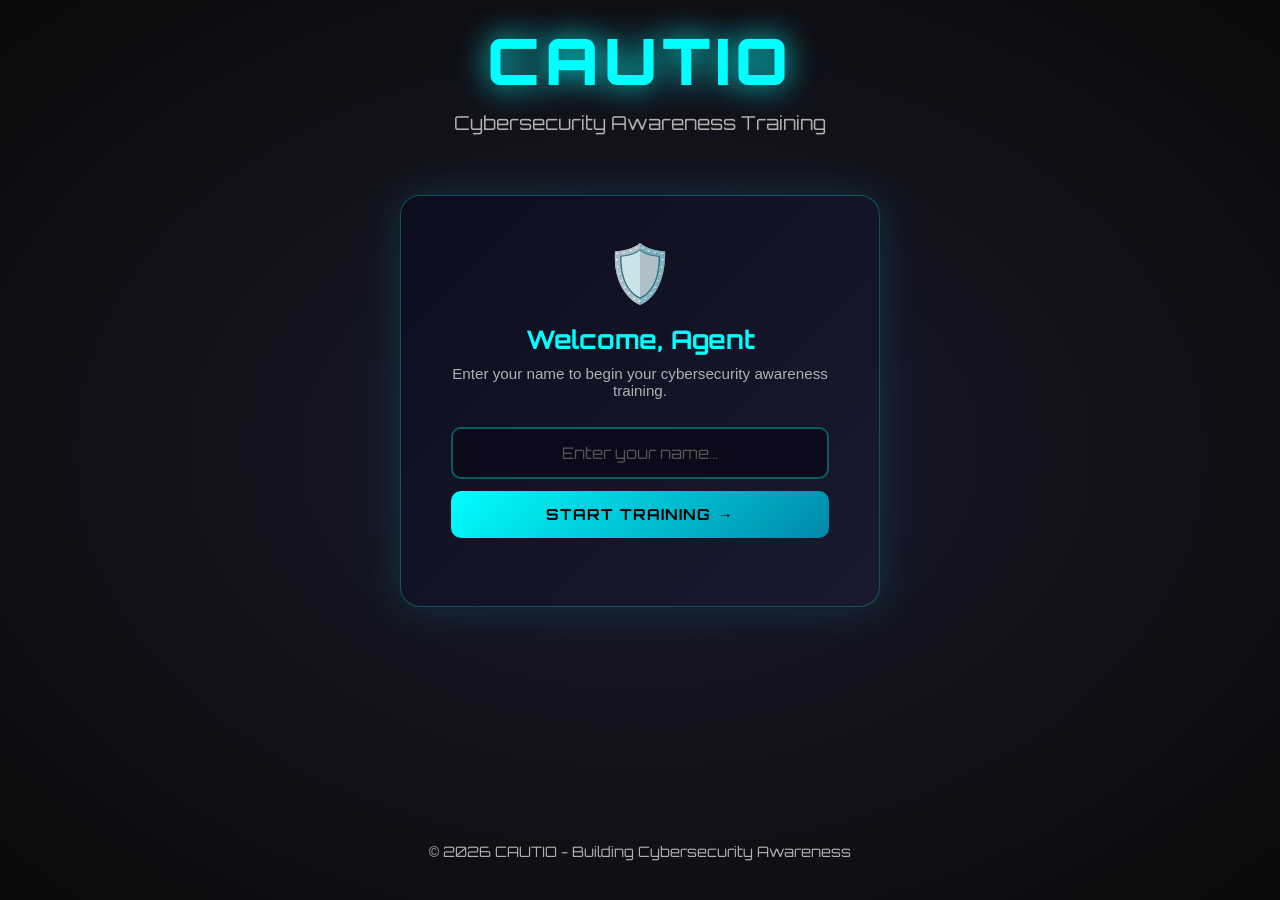
<file: index.html>
<!DOCTYPE html>
<html lang="en">
<head>
    <meta charset="UTF-8">
    <meta name="viewport" content="width=device-width, initial-scale=1.0">
    <title>CAUTIO - Cybersecurity Awareness</title>
    <link rel="stylesheet" href="style.css">
    <link href="https://fonts.googleapis.com/css2?family=Orbitron:wght@400;700;900&display=swap" rel="stylesheet">
    <style>
        .difficulty-overlay {
            position: fixed; inset: 0;
            background: rgba(0,0,0,0.88);
            display: none;
            align-items: center;
            justify-content: center;
            z-index: 1000;
            backdrop-filter: blur(4px);
        }
        .difficulty-overlay.visible { display: flex; }
        .difficulty-card {
            background: linear-gradient(135deg, #0d0d1f, #1a1a2e);
            border: 2px solid #00ffff66;
            border-radius: 20px;
            padding: 40px 50px;
            text-align: center;
            max-width: 520px;
            width: 90%;
            box-shadow: 0 0 60px #00ffff22, 0 0 120px #8a2be211;
            animation: diffIn 0.32s ease;
        }
        @keyframes diffIn {
            from { transform: scale(0.85); opacity: 0; }
            to   { transform: scale(1);    opacity: 1; }
        }
        .difficulty-card h2 {
            font-size: 1.6rem; color: #00ffff; margin-bottom: 8px;
            text-shadow: 0 0 16px #00ffff88;
        }
        .difficulty-card > p {
            color: #888; font-family: sans-serif; font-size: 0.9rem;
            margin-bottom: 28px;
        }
        .diff-options {
            display: flex; gap: 16px; justify-content: center; flex-wrap: wrap;
        }
        .diff-btn {
            flex: 1; min-width: 120px;
            border: 2px solid transparent;
            border-radius: 14px;
            padding: 20px 14px;
            cursor: pointer;
            font-family: 'Orbitron', sans-serif;
            font-weight: 700;
            font-size: 1rem;
            letter-spacing: 1px;
            transition: transform 0.15s, box-shadow 0.15s;
            background: none;
        }
        .diff-easy  { background: linear-gradient(135deg,#003322,#004433); border-color:#00ff41; color:#00ff41; }
        .diff-easy:hover  { transform: translateY(-4px); box-shadow: 0 0 28px #00ff4166; }
        .diff-medium{ background: linear-gradient(135deg,#332200,#443300); border-color:#ffaa00; color:#ffaa00; }
        .diff-medium:hover{ transform: translateY(-4px); box-shadow: 0 0 28px #ffaa0066; }
        .diff-hard  { background: linear-gradient(135deg,#330010,#440020); border-color:#ff2244; color:#ff2244; }
        .diff-hard:hover  { transform: translateY(-4px); box-shadow: 0 0 28px #ff224466; }
        .diff-btn .diff-label { display: block; font-size: 1.1rem; margin-bottom: 6px; }
        .diff-btn .diff-speed { display: block; font-size: 0.78rem; opacity: 0.8; font-weight: 400; letter-spacing: 0; }
        .diff-cancel {
            margin-top: 20px;
            background: transparent; border: 1px solid #ffffff22;
            border-radius: 8px; color: #666; cursor: pointer;
            font-family: 'Orbitron', sans-serif; font-size: 0.8rem;
            padding: 10px 24px;
            transition: border-color 0.15s, color 0.15s;
        }
        .diff-cancel:hover { border-color: #ffffff55; color: #aaa; }
    </style>
</head>
<body class="main-menu">
    <div class="stars"></div>
    <div class="container">
        <header class="header">
            <h1 class="logo">CAUTIO</h1>
            <div class="logo-subtitle">Cybersecurity Awareness Training</div>
        </header>

        <main class="main-content">
            <section class="name-entry" id="nameEntry">
                <div class="name-card">
                    <div class="name-icon">🛡️</div>
                    <h2>Welcome, Agent</h2>
                    <p>Enter your name to begin your cybersecurity awareness training.</p>
                    <div class="name-input-group">
                        <input type="text" id="playerNameInput" class="name-input"
                               placeholder="Enter your name..." maxlength="24" autocomplete="off" />
                        <button class="name-submit-btn" onclick="submitName()">START TRAINING →</button>
                    </div>
                    <div class="name-error" id="nameError"></div>
                </div>
            </section>

            <section class="intro" id="introSection" style="display:none;">
                <h2>Ready, <span id="welcomeName" class="highlight-name"></span>!</h2>
                <p>Choose a training mode. Complete both for a full cyber awareness report.</p>
            </section>

            <section class="game-modes" id="gameModesSection" style="display:none;">
                <div class="mode-card runner-card">
                    <div class="mode-icon">🏃‍♂️</div>
                    <h3>Runner Mode</h3>
                    <p>Race through a cyber-threat highway. Dodge obstacles, stop at signals, and answer security questions to score points!</p>
                    <button class="mode-btn runner-btn" onclick="startRunnerMode()">
                        <span>Play Runner Mode</span>
                    </button>
                </div>

                <div class="mode-card quiz-card">
                    <div class="mode-icon">🧠</div>
                    <h3>Quiz Mode</h3>
                    <p>15-second timed questions. Challenge yourself on modern threats, best practices, and security protocols.</p>
                    <button class="mode-btn quiz-btn" onclick="startQuizMode()">
                        <span>Take Quiz Test</span>
                    </button>
                </div>
            </section>

            <section class="stats" id="statsSection" style="display:none;">
                <div class="stat-item">
                    <div class="stat-value" id="best-runner-score">0</div>
                    <div class="stat-label">Best Runner Score</div>
                </div>
                <div class="stat-item">
                    <div class="stat-value" id="best-quiz-score">0%</div>
                    <div class="stat-label">Best Quiz Score</div>
                </div>
                <div class="stat-item">
                    <div class="stat-value" id="total-distance">0km</div>
                    <div class="stat-label">Total Distance</div>
                </div>
            </section>
        </main>

        <footer class="footer">
            <p>&copy; 2026 CAUTIO - Building Cybersecurity Awareness</p>
        </footer>
    </div>

    <!-- Difficulty selection modal -->
    <div class="difficulty-overlay" id="difficultyOverlay">
        <div class="difficulty-card">
            <h2>🏁 Select Difficulty</h2>
            <p>Choose how fast the highway moves. Try a harder level once you master the basics!</p>
            <div class="diff-options">
                <button class="diff-btn diff-easy" onclick="pickDifficulty('Easy')">
                    <span class="diff-label">EASY</span>
                    <span class="diff-speed">72 km/h</span>
                </button>
                <button class="diff-btn diff-medium" onclick="pickDifficulty('Medium')">
                    <span class="diff-label">MEDIUM</span>
                    <span class="diff-speed">240 km/h</span>
                </button>
                <button class="diff-btn diff-hard" onclick="pickDifficulty('Hard')">
                    <span class="diff-label">HARD</span>
                    <span class="diff-speed">320 km/h</span>
                </button>
            </div>
            <button class="diff-cancel" onclick="closeDifficultyModal()">Cancel</button>
        </div>
    </div>

    <script>
        function submitName() {
            const input = document.getElementById('playerNameInput');
            const name = input.value.trim();
            if (!name) {
                document.getElementById('nameError').textContent = 'Please enter your name to continue.';
                input.focus();
                return;
            }
            document.getElementById('nameError').textContent = '';
            localStorage.setItem('cautio-username', name);
            localStorage.removeItem('cautio-runner-result');
            localStorage.removeItem('cautio-quiz-result');

            document.getElementById('nameEntry').style.display = 'none';
            document.getElementById('introSection').style.display = 'block';
            document.getElementById('gameModesSection').style.display = 'flex';
            document.getElementById('statsSection').style.display = 'flex';
            document.getElementById('welcomeName').textContent = name;
            loadStats();
        }

        function loadStats() {
            const bestRunnerScore = localStorage.getItem('cautio-best-runner') || '0';
            const bestQuizScore   = localStorage.getItem('cautio-best-quiz-score') || '0';
            const totalDistance   = localStorage.getItem('cautio-total-distance') || '0';
            document.getElementById('best-runner-score').textContent = bestRunnerScore;
            document.getElementById('best-quiz-score').textContent   = bestQuizScore + '%';
            document.getElementById('total-distance').textContent    = totalDistance + 'km';
        }

        function startRunnerMode() {
            document.getElementById('difficultyOverlay').classList.add('visible');
        }

        function closeDifficultyModal() {
            document.getElementById('difficultyOverlay').classList.remove('visible');
        }

        function pickDifficulty(level) {
            localStorage.setItem('cautio-difficulty', level);
            window.location.href = 'runner.html';
        }

        function startQuizMode() {
            window.location.href = 'quiz.html';
        }

        function createStars() {
            const sc = document.querySelector('.stars');
            for (let i = 0; i < 100; i++) {
                const s = document.createElement('div');
                s.className = 'star';
                s.style.left = Math.random() * 100 + '%';
                s.style.top  = Math.random() * 100 + '%';
                s.style.animationDelay    = Math.random() * 3 + 's';
                s.style.animationDuration = (Math.random() * 3 + 2) + 's';
                sc.appendChild(s);
            }
        }

        document.addEventListener('DOMContentLoaded', () => {
            createStars();
            const saved = localStorage.getItem('cautio-username');
            if (saved) {
                document.getElementById('playerNameInput').value = saved;
            }
            document.getElementById('playerNameInput').addEventListener('keydown', e => {
                if (e.key === 'Enter') submitName();
            });
            document.getElementById('difficultyOverlay').addEventListener('click', e => {
                if (e.target === document.getElementById('difficultyOverlay')) closeDifficultyModal();
            });
        });
    </script>
</body>
</html>
</file>
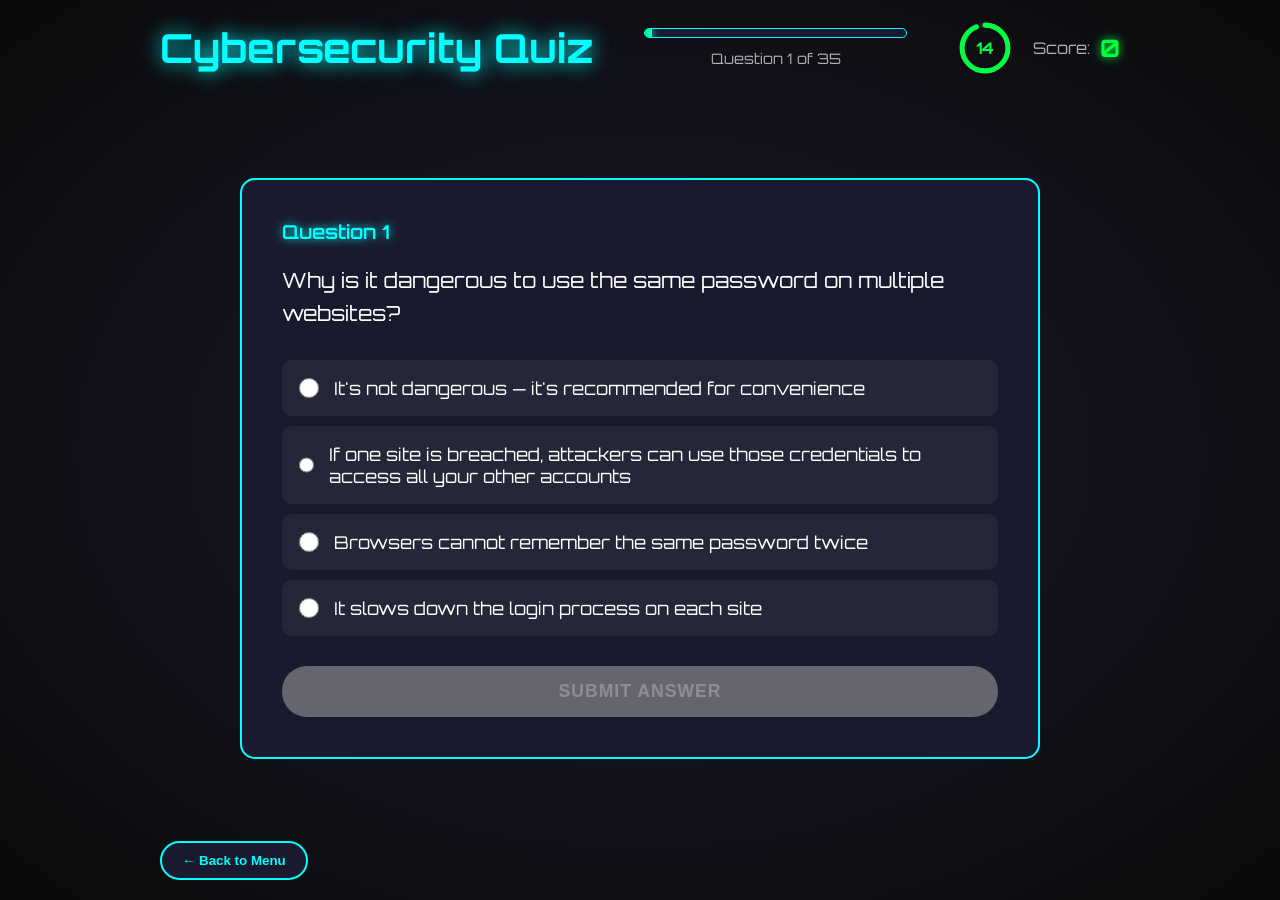
<file: quiz.html>
<!DOCTYPE html>
<html lang="en">
<head>
    <meta charset="UTF-8">
    <meta name="viewport" content="width=device-width, initial-scale=1.0">
    <title>CAUTIO - Quiz Mode</title>
    <link rel="stylesheet" href="style.css">
    <link href="https://fonts.googleapis.com/css2?family=Orbitron:wght@400;700;900&display=swap" rel="stylesheet">
</head>
<body class="quiz-game">
    <div class="quiz-container">
        <header class="quiz-header">
            <h1>Cybersecurity Quiz</h1>
            <div class="quiz-progress">
                <div class="progress-bar">
                    <div class="progress-fill" id="progressFill"></div>
                </div>
                <span class="progress-text" id="progressText">Question 1 of 15</span>
            </div>
            <div class="quiz-timer-wrap">
                <div class="quiz-timer" id="quizTimer">
                    <svg class="timer-ring" viewBox="0 0 44 44">
                        <circle class="timer-ring-bg" cx="22" cy="22" r="18"/>
                        <circle class="timer-ring-fill" id="timerRingFill" cx="22" cy="22" r="18"
                                stroke-dasharray="113" stroke-dashoffset="0"/>
                    </svg>
                    <span class="timer-count" id="timerCount">15</span>
                </div>
            </div>
            <div class="quiz-score">
                <span class="score-label">Score:</span>
                <span class="score-value" id="quizScore">0</span>
            </div>
        </header>

        <main class="quiz-main">
            <div class="question-container" id="questionContainer">
                <div class="question-number" id="questionNumber">Question 1</div>
                <div class="question-text" id="questionText"></div>
                <div class="options-container" id="optionsContainer">
                    <!-- Options will be inserted dynamically -->
                </div>
                <button class="submit-btn" id="submitBtn" onclick="submitAnswer()" disabled>Submit Answer</button>
            </div>

            <div class="feedback-container" id="feedbackContainer" style="display: none;">
                <div class="feedback-result" id="feedbackResult"></div>
                <div class="feedback-explanation" id="feedbackExplanation"></div>
                <div class="feedback-buttons">
                    <button class="next-btn" id="nextBtn" onclick="nextQuestion()">Next Question</button>
                </div>
            </div>

            <div class="quiz-complete" id="quizComplete" style="display: none;">
                <div class="completion-card">
                    <h2>Quiz Complete!</h2>
                    <div class="final-results">
                        <div class="result-circle">
                            <div class="percentage" id="finalPercentage">0%</div>
                            <div class="result-label">Score</div>
                        </div>
                        <div class="result-details">
                            <div class="result-item">
                                <span class="result-value" id="correctCount">0</span>
                                <span class="result-label">Correct</span>
                            </div>
                            <div class="result-item">
                                <span class="result-value" id="incorrectCount">0</span>
                                <span class="result-label">Incorrect</span>
                            </div>
                            <div class="result-item">
                                <span class="result-value" id="totalQuestions">15</span>
                                <span class="result-label">Total</span>
                            </div>
                        </div>
                    </div>
                    <div class="performance-message" id="performanceMessage"></div>
                    <div class="completion-buttons">
                        <button class="retake-btn" onclick="restartQuiz()">Retake Quiz</button>
                        <button class="menu-btn results-nav-btn" onclick="goToResults()">See Full Report</button>
                        <button class="menu-btn" onclick="goToMenu()">Main Menu</button>
                    </div>
                </div>
            </div>
        </main>

        <div class="quiz-navigation">
            <button class="nav-btn back-btn" onclick="goToMenu()">← Back to Menu</button>
        </div>
    </div>

    <script src="data/questions.js"></script>
    <script src="quiz.js"></script>
</body>
</html>
</file>
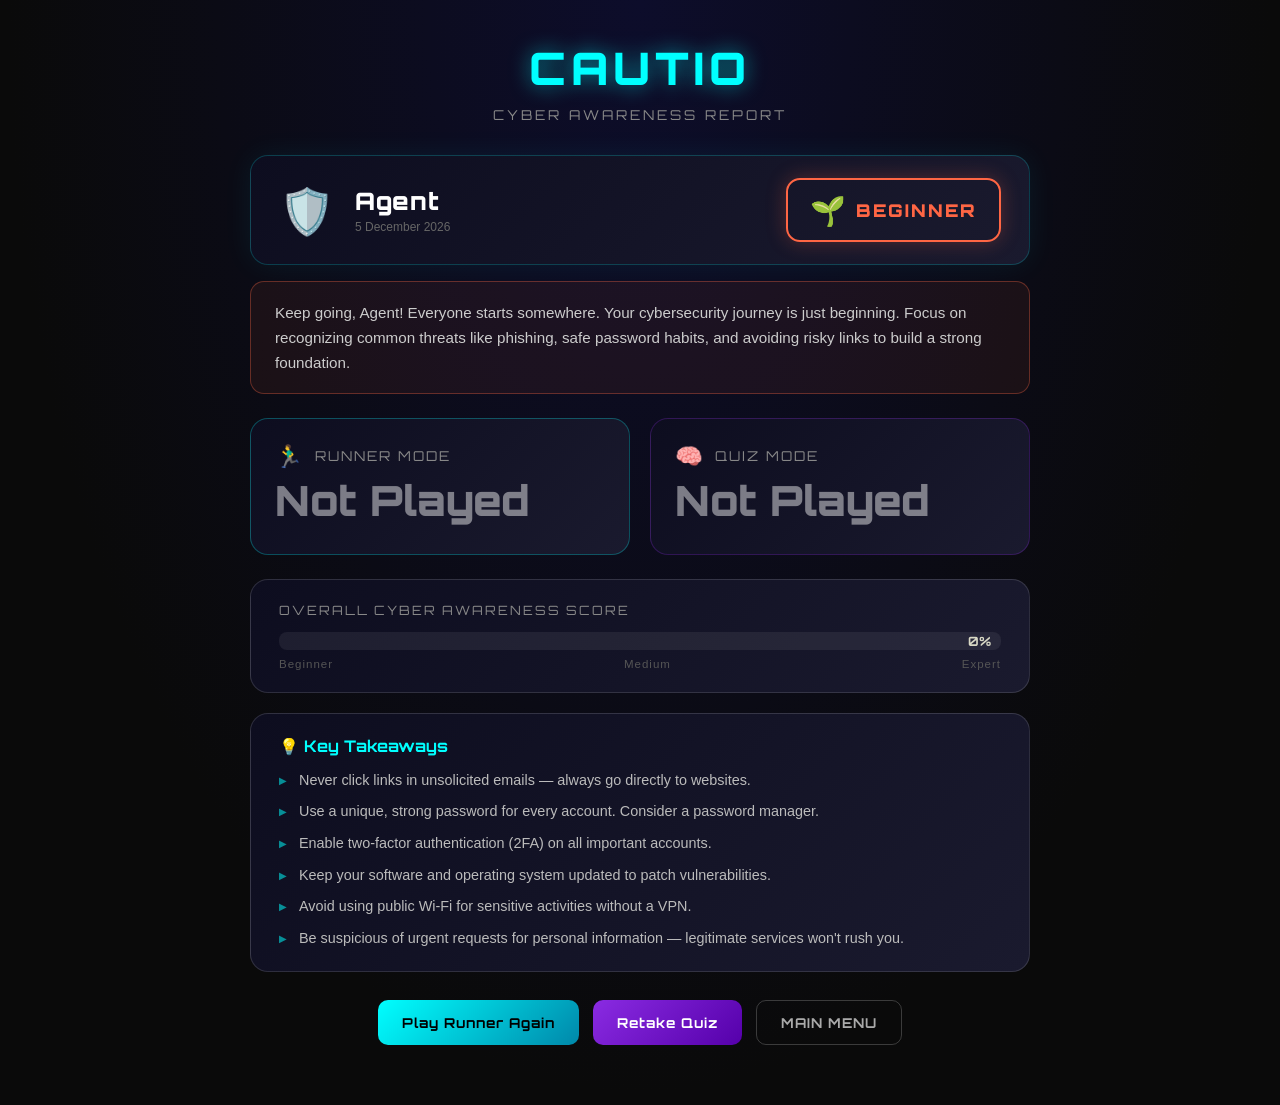
<file: results.html>
<!DOCTYPE html>
<html lang="en">
<head>
    <meta charset="UTF-8">
    <meta name="viewport" content="width=device-width, initial-scale=1.0">
    <title>CAUTIO - Your Cyber Awareness Report</title>
    <link rel="stylesheet" href="style.css">
    <link href="https://fonts.googleapis.com/css2?family=Orbitron:wght@400;700;900&display=swap" rel="stylesheet">
</head>
<body class="results-page">
    <div class="stars"></div>
    <div class="results-container">

        <header class="results-header">
            <h1 class="logo">CAUTIO</h1>
            <p class="results-subtitle">Cyber Awareness Report</p>
        </header>

        <!-- Agent card -->
        <div class="agent-card">
            <div class="agent-avatar" id="agentAvatar">🛡️</div>
            <div class="agent-info">
                <div class="agent-name" id="agentName">Agent</div>
                <div class="agent-date" id="agentDate"></div>
            </div>
            <div class="level-badge" id="levelBadge">
                <div class="level-icon" id="levelIcon">⭐</div>
                <div class="level-text" id="levelText">CALCULATING...</div>
            </div>
        </div>

        <!-- Level description -->
        <div class="level-description-card" id="levelDescCard">
            <p id="levelDesc"></p>
        </div>

        <!-- Scores grid -->
        <div class="scores-grid">
            <div class="score-card runner-score-card" id="runnerCard">
                <div class="score-card-header">
                    <span class="score-card-icon">🏃‍♂️</span>
                    <span class="score-card-title">Runner Mode</span>
                </div>
                <div class="score-card-body" id="runnerBody">
                    <div class="big-score" id="runnerScore">—</div>
                    <div class="score-details" id="runnerDetails"></div>
                </div>
                <div class="score-card-footer" id="runnerFooter"></div>
            </div>

            <div class="score-card quiz-score-card" id="quizCard">
                <div class="score-card-header">
                    <span class="score-card-icon">🧠</span>
                    <span class="score-card-title">Quiz Mode</span>
                </div>
                <div class="score-card-body" id="quizBody">
                    <div class="big-score" id="quizScore">—</div>
                    <div class="score-details" id="quizDetails"></div>
                </div>
                <div class="score-card-footer" id="quizFooter"></div>
            </div>
        </div>

        <!-- Combined score bar -->
        <div class="combined-bar-card" id="combinedBarCard">
            <div class="combined-bar-label">Overall Cyber Awareness Score</div>
            <div class="combined-bar-track">
                <div class="combined-bar-fill" id="combinedBarFill"></div>
                <div class="combined-bar-pct" id="combinedBarPct">0%</div>
            </div>
            <div class="combined-bar-zones">
                <span>Beginner</span><span>Medium</span><span>Expert</span>
            </div>
        </div>

        <!-- Tips -->
        <div class="tips-card" id="tipsCard">
            <h3>💡 Key Takeaways</h3>
            <ul class="tips-list" id="tipsList"></ul>
        </div>

        <!-- Actions -->
        <div class="results-actions">
            <button class="action-btn runner-btn" onclick="window.location.href='runner.html'">Play Runner Again</button>
            <button class="action-btn quiz-btn"   onclick="window.location.href='quiz.html'">Retake Quiz</button>
            <button class="action-btn menu-btn"   onclick="window.location.href='index.html'">Main Menu</button>
        </div>

    </div>

    <script>
    const username     = localStorage.getItem('cautio-username') || 'Agent';
    const runnerResult = JSON.parse(localStorage.getItem('cautio-runner-result') || 'null');
    const quizResult   = JSON.parse(localStorage.getItem('cautio-quiz-result')   || 'null');

    function calcLevel(combinedPct) {
        if (combinedPct >= 70) return {
            label: 'EXPERT', icon: '🏆', color: '#00ff41', shadow: '#00ff41',
            desc: `Excellent work, ${username}! You demonstrate strong cybersecurity awareness. You can identify threats, apply best practices, and make smart security decisions. Keep sharpening your skills — the cyber world keeps evolving.`
        };
        if (combinedPct >= 40) return {
            label: 'MEDIUM', icon: '⭐', color: '#ffaa00', shadow: '#ffaa00',
            desc: `Good effort, ${username}! You have a solid foundation in cybersecurity but there are areas to strengthen. Review phishing detection, password management, and safe browsing to level up your defenses.`
        };
        return {
            label: 'BEGINNER', icon: '🌱', color: '#ff6644', shadow: '#ff6644',
            desc: `Keep going, ${username}! Everyone starts somewhere. Your cybersecurity journey is just beginning. Focus on recognizing common threats like phishing, safe password habits, and avoiding risky links to build a strong foundation.`
        };
    }

    const ALL_TIPS = [
        'Never click links in unsolicited emails — always go directly to websites.',
        'Use a unique, strong password for every account. Consider a password manager.',
        'Enable two-factor authentication (2FA) on all important accounts.',
        'Keep your software and operating system updated to patch vulnerabilities.',
        'Avoid using public Wi-Fi for sensitive activities without a VPN.',
        'Be suspicious of urgent requests for personal information — legitimate services won\'t rush you.',
        'Always verify the sender\'s email address before trusting any message.',
        'Back up your data regularly to protect against ransomware attacks.',
        'Lock your devices when leaving them unattended, even briefly.',
        'Think before you share — oversharing personal info online can enable social engineering.'
    ];

    function pickTips(pct) {
        if (pct >= 70) return ALL_TIPS.slice(0, 3);
        if (pct >= 40) return ALL_TIPS.slice(2, 6);
        return ALL_TIPS.slice(0, 6);
    }

    function getCombinedPct() {
        const pcts = [];
        if (runnerResult && runnerResult.total > 0)
            pcts.push((runnerResult.correct / runnerResult.total) * 100);
        if (quizResult)
            pcts.push(quizResult.percentage);
        if (!pcts.length) return 0;
        return Math.round(pcts.reduce((a, b) => a + b, 0) / pcts.length);
    }

    function render() {
        const combinedPct = getCombinedPct();
        const level       = calcLevel(combinedPct);

        document.getElementById('agentName').textContent = username;
        document.getElementById('agentDate').textContent = new Date().toLocaleDateString('en-GB', {day:'numeric',month:'long',year:'numeric'});

        const badge = document.getElementById('levelBadge');
        badge.style.borderColor = level.color;
        badge.style.boxShadow   = `0 0 20px ${level.shadow}44`;
        document.getElementById('levelText').textContent  = level.label;
        document.getElementById('levelText').style.color  = level.color;
        document.getElementById('levelIcon').textContent  = level.icon;

        document.getElementById('levelDesc').textContent         = level.desc;
        document.getElementById('levelDescCard').style.borderColor = level.color + '55';
        document.getElementById('levelDescCard').style.background  = level.color + '11';

        if (runnerResult) {
            document.getElementById('runnerScore').textContent   = runnerResult.score.toLocaleString();
            document.getElementById('runnerDetails').innerHTML   =
                `<span>Distance: <b>${runnerResult.distance}km</b></span>` +
                `<span>Questions: <b>${runnerResult.correct}/${runnerResult.total}</b> correct</span>`;
            const rPct = runnerResult.total > 0 ? Math.round(runnerResult.correct/runnerResult.total*100) : 0;
            document.getElementById('runnerFooter').textContent  = `Answer accuracy: ${rPct}%`;
        } else {
            document.getElementById('runnerScore').textContent  = 'Not Played';
            document.getElementById('runnerBody').style.opacity = '0.45';
        }

        if (quizResult) {
            document.getElementById('quizScore').textContent    = quizResult.percentage + '%';
            document.getElementById('quizDetails').innerHTML    =
                `<span>Points: <b>${quizResult.score}</b></span>` +
                `<span>Correct: <b>${quizResult.correct}/${quizResult.total}</b></span>`;
            document.getElementById('quizFooter').textContent   =
                quizResult.percentage >= 70 ? '🏅 Well done!' : quizResult.percentage >= 40 ? '👍 Good effort' : '📚 Keep studying';
        } else {
            document.getElementById('quizScore').textContent   = 'Not Played';
            document.getElementById('quizBody').style.opacity  = '0.45';
        }

        const barFill = document.getElementById('combinedBarFill');
        barFill.style.background = level.color;
        barFill.style.boxShadow  = `0 0 10px ${level.shadow}`;
        document.getElementById('combinedBarPct').textContent = combinedPct + '%';
        setTimeout(() => { barFill.style.width = combinedPct + '%'; }, 200);

        document.getElementById('tipsList').innerHTML =
            pickTips(combinedPct).map(t => `<li>${t}</li>`).join('');
    }

    function createStars() {
        const sc = document.querySelector('.stars');
        if (!sc) return;
        for (let i = 0; i < 80; i++) {
            const s = document.createElement('div');
            s.className = 'star';
            s.style.left              = Math.random() * 100 + '%';
            s.style.top               = Math.random() * 100 + '%';
            s.style.animationDelay    = Math.random() * 3 + 's';
            s.style.animationDuration = (Math.random() * 3 + 2) + 's';
            sc.appendChild(s);
        }
    }

    document.addEventListener('DOMContentLoaded', () => {
        createStars();
        render();
    });
    </script>
</body>
</html>
</file>
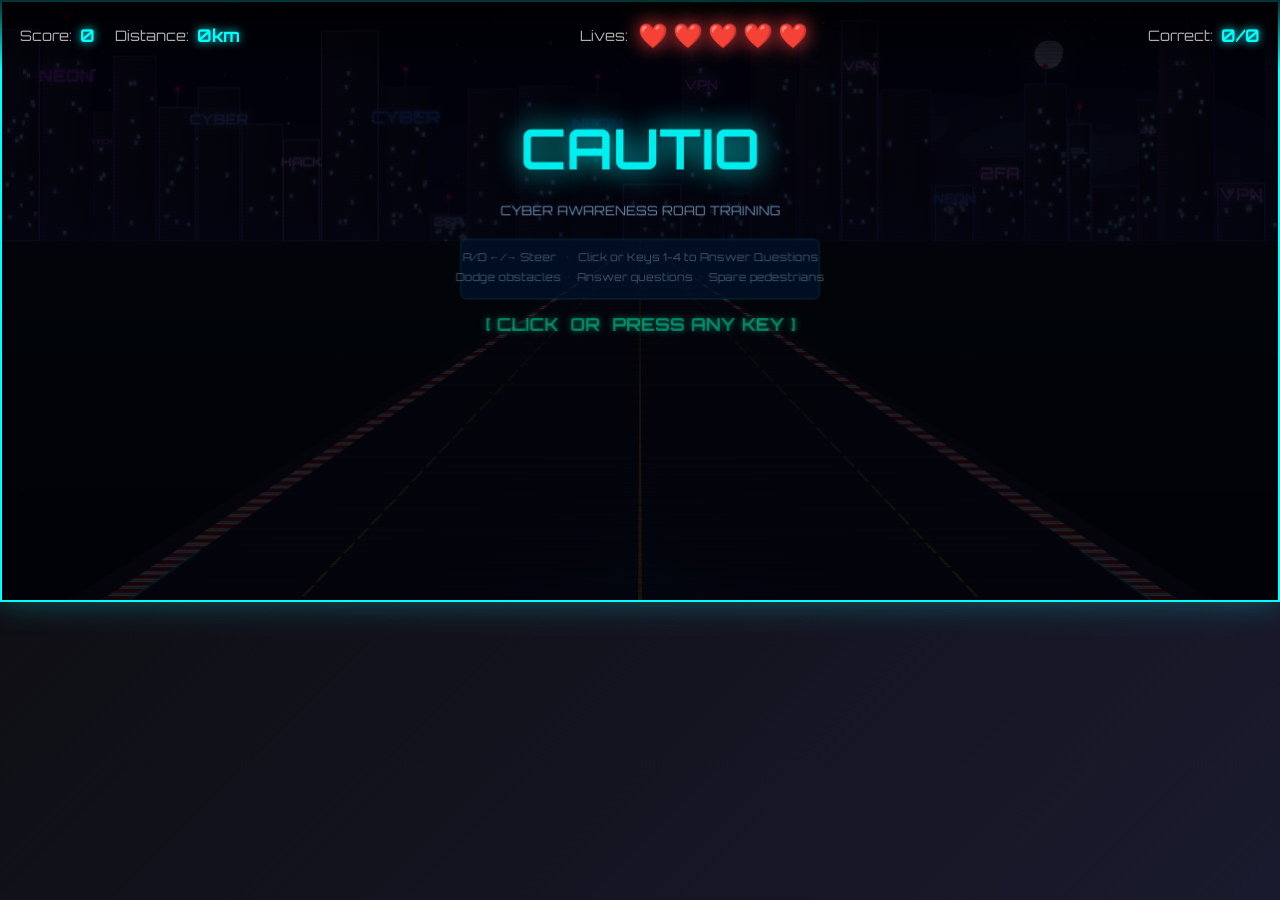
<file: runner.html>
<!DOCTYPE html>
<html lang="en">
<head>
    <meta charset="UTF-8">
    <meta name="viewport" content="width=device-width, initial-scale=1.0">
    <title>CAUTIO - Runner Mode</title>
    <link rel="stylesheet" href="style.css">
    <link href="https://fonts.googleapis.com/css2?family=Orbitron:wght@400;700;900&display=swap" rel="stylesheet">
</head>
<body class="runner-game">
    <div class="game-container">
        <div class="hud">
            <div class="hud-left">
                <div class="hud-item">
                    <span class="hud-label">Score:</span>
                    <span class="hud-value" id="score">0</span>
                </div>
                <div class="hud-item">
                    <span class="hud-label">Distance:</span>
                    <span class="hud-value" id="distance">0km</span>
                </div>
            </div>
            <div class="hud-center">
                <div class="lives-container">
                    <span class="hud-label">Lives:</span>
                    <div class="hearts" id="hearts">
                        <span class="heart">❤️</span>
                        <span class="heart">❤️</span>
                        <span class="heart">❤️</span>
                        <span class="heart">❤️</span>
                        <span class="heart">❤️</span>
                    </div>
                </div>
            </div>
            <div class="hud-right">
                <div class="hud-item">
                    <span class="hud-label">Correct:</span>
                    <span class="hud-value" id="size">0/0</span>
                </div>
            </div>
        </div>

        <canvas id="gameCanvas" width="1200" height="600"></canvas>

        <div class="controls-hint" id="controlsHint" style="display:none;"></div>

        <div class="game-over" id="gameOver" style="display: none;">
            <div class="game-over-card">
                <h2>Game Over!</h2>
                <div class="final-stats">
                    <div class="stat">
                        <span class="stat-label">Final Score:</span>
                        <span class="stat-value" id="finalScore">0</span>
                    </div>
                    <div class="stat">
                        <span class="stat-label">Distance Traveled:</span>
                        <span class="stat-value" id="finalDistance">0km</span>
                    </div>
                    <div class="stat">
                        <span class="stat-label">Questions Correct:</span>
                        <span class="stat-value" id="correctAnswers">0</span>
                    </div>
                </div>
                <div class="game-over-buttons">
                    <button class="restart-btn" onclick="restartGame()">Play Again</button>
                    <button class="menu-btn" onclick="goToMenu()">Main Menu</button>
                </div>
            </div>
        </div>

        <!-- Quiz mode prompt overlay -->
        <div class="quiz-prompt-overlay" id="quizPrompt" style="display:none;">
            <div class="quiz-prompt-card">
                <div class="quiz-prompt-icon">🧠</div>
                <h2>Runner Complete!</h2>
                <div class="quiz-prompt-stats">
                    <span id="promptScore">Score: 0</span>
                    <span id="promptAnswers">Correct: 0/0</span>
                </div>
                <p>Want to test your knowledge further with the <strong>Quiz Mode</strong>?<br>
                   Answer 35 timed questions to complete your cyber awareness report.</p>
                <div class="quiz-prompt-buttons">
                    <button class="prompt-yes-btn" onclick="promptYes()">Yes, Take Quiz! →</button>
                    <button class="prompt-no-btn" onclick="promptNo()">No, See My Results</button>
                </div>
            </div>
        </div>
    </div>

    <script src="data/questions.js"></script>
    <script src="runner.js"></script>
</body>
</html>
</file>
<file: style.css>
/* CSS Reset and Base Styles */
* {
    margin: 0;
    padding: 0;
    box-sizing: border-box;
}

body {
    font-family: 'Orbitron', sans-serif;
    background: #0a0a0a;
    color: #00ffff;
    overflow-x: hidden;
    min-height: 100vh;
}

/* Cyber Theme Colors */
:root {
    --primary-cyan: #00ffff;
    --secondary-purple: #8a2be2;
    --tertiary-green: #00ff41;
    --warning-red: #ff0040;
    --background-dark: #0a0a0a;
    --card-dark: #1a1a2e;
    --border-glow: #00ffff;
    --text-light: #ffffff;
    --text-secondary: #b0b0b0;
}

/* Animated Background Stars */
.stars {
    position: fixed;
    top: 0;
    left: 0;
    width: 100%;
    height: 100%;
    pointer-events: none;
    z-index: 0;
}

.star {
    position: absolute;
    width: 2px;
    height: 2px;
    background: var(--primary-cyan);
    border-radius: 50%;
    opacity: 0;
    animation: twinkle 3s infinite;
    box-shadow: 0 0 10px var(--primary-cyan);
}

@keyframes twinkle {
    0%, 100% { opacity: 0; }
    50% { opacity: 1; }
}

/* Main Menu Styles */
.main-menu {
    background: radial-gradient(ellipse at center, #1a1a2e 0%, #0a0a0a 100%);
}

.container {
    position: relative;
    z-index: 1;
    max-width: 1200px;
    margin: 0 auto;
    padding: 20px;
    min-height: 100vh;
    display: flex;
    flex-direction: column;
}

.header {
    text-align: center;
    margin-bottom: 40px;
}

.logo {
    font-size: 4rem;
    font-weight: 900;
    color: var(--primary-cyan);
    text-shadow: 0 0 30px var(--primary-cyan);
    margin-bottom: 10px;
    letter-spacing: 5px;
}

.logo-subtitle {
    font-size: 1.2rem;
    color: var(--text-secondary);
    font-weight: 400;
}

.intro {
    text-align: center;
    margin-bottom: 50px;
    max-width: 800px;
    margin-left: auto;
    margin-right: auto;
}

.intro h2 {
    color: var(--tertiary-green);
    font-size: 2rem;
    margin-bottom: 20px;
    text-shadow: 0 0 20px var(--tertiary-green);
}

.intro p {
    color: var(--text-secondary);
    line-height: 1.6;
    font-size: 1.1rem;
}

.game-modes {
    display: flex;
    gap: 40px;
    justify-content: center;
    margin-bottom: 50px;
    flex-wrap: wrap;
}

.mode-card {
    background: var(--card-dark);
    border: 2px solid var(--border-glow);
    border-radius: 15px;
    padding: 30px;
    text-align: center;
    width: 350px;
    transition: all 0.3s ease;
    position: relative;
    overflow: hidden;
}

.mode-card::before {
    content: '';
    position: absolute;
    top: -2px;
    left: -2px;
    right: -2px;
    bottom: -2px;
    background: linear-gradient(45deg, var(--primary-cyan), var(--secondary-purple), var(--tertiary-green));
    z-index: -1;
    border-radius: 15px;
    opacity: 0;
    transition: opacity 0.3s ease;
}

.mode-card:hover::before {
    opacity: 1;
}

.mode-card:hover {
    transform: translateY(-10px);
    box-shadow: 0 20px 40px rgba(0, 255, 255, 0.3);
}

.mode-icon {
    font-size: 4rem;
    margin-bottom: 20px;
}

.mode-card h3 {
    color: var(--primary-cyan);
    font-size: 1.5rem;
    margin-bottom: 15px;
    text-shadow: 0 0 10px var(--primary-cyan);
}

.mode-card p {
    color: var(--text-secondary);
    line-height: 1.4;
    margin-bottom: 25px;
}

.mode-btn {
    background: linear-gradient(45deg, var(--primary-cyan), var(--secondary-purple));
    border: none;
    color: var(--text-light);
    padding: 15px 30px;
    font-size: 1rem;
    font-weight: 700;
    border-radius: 25px;
    cursor: pointer;
    transition: all 0.3s ease;
    text-transform: uppercase;
    letter-spacing: 1px;
    position: relative;
    overflow: hidden;
}

.mode-btn::before {
    content: '';
    position: absolute;
    top: 0;
    left: -100%;
    width: 100%;
    height: 100%;
    background: linear-gradient(90deg, transparent, rgba(255, 255, 255, 0.2), transparent);
    transition: left 0.5s ease;
}

.mode-btn:hover::before {
    left: 100%;
}

.mode-btn:hover {
    transform: scale(1.05);
    box-shadow: 0 10px 25px rgba(0, 255, 255, 0.4);
}

.stats {
    display: flex;
    justify-content: center;
    gap: 40px;
    margin-bottom: 40px;
    flex-wrap: wrap;
}

.stat-item {
    text-align: center;
    background: var(--card-dark);
    padding: 20px;
    border-radius: 10px;
    border: 1px solid var(--border-glow);
    min-width: 150px;
}

.stat-value {
    font-size: 2rem;
    font-weight: 700;
    color: var(--tertiary-green);
    text-shadow: 0 0 15px var(--tertiary-green);
}

.stat-label {
    color: var(--text-secondary);
    font-size: 0.9rem;
    margin-top: 5px;
}

.footer {
    margin-top: auto;
    text-align: center;
    color: var(--text-secondary);
    font-size: 0.9rem;
    padding: 20px 0;
}

/* Runner Game Styles */
.runner-game {
    background: linear-gradient(135deg, #0a0a0a 0%, #1a1a2e 100%);
    overflow: hidden;
}

.game-container {
    position: relative;
    width: 100vw;
    height: 100vh;
    display: flex;
    flex-direction: column;
}

.hud {
    position: absolute;
    top: 0;
    left: 0;
    right: 0;
    z-index: 10;
    background: linear-gradient(180deg, rgba(0, 0, 0, 0.8) 0%, transparent 100%);
    padding: 20px;
    display: flex;
    justify-content: space-between;
    align-items: center;
    flex-wrap: wrap;
}

.hud-left, .hud-center, .hud-right {
    display: flex;
    gap: 20px;
    align-items: center;
}

.hud-item {
    display: flex;
    align-items: center;
    gap: 8px;
}

.hud-label {
    color: var(--text-secondary);
    font-size: 0.9rem;
}

.hud-value {
    color: var(--primary-cyan);
    font-weight: 700;
    font-size: 1.1rem;
    text-shadow: 0 0 10px var(--primary-cyan);
}

.lives-container {
    display: flex;
    align-items: center;
    gap: 10px;
}

.hearts {
    display: flex;
    gap: 5px;
}

.heart {
    font-size: 1.5rem;
    filter: drop-shadow(0 0 10px #ff4444);
}

.heart.lost {
    opacity: 0.3;
    filter: grayscale(1);
}

#gameCanvas {
    background: #050510;
    border: 2px solid var(--border-glow);
    box-shadow: 0 0 30px rgba(0, 255, 255, 0.3);
    width: 100%;
    display: block;
    margin: 0 auto;
    cursor: pointer;
}

.controls-hint {
    position: absolute;
    top: 50%;
    left: 50%;
    transform: translate(-50%, -50%);
    background: var(--card-dark);
    border: 2px solid var(--border-glow);
    border-radius: 15px;
    padding: 40px;
    text-align: center;
    z-index: 20;
    max-width: 500px;
    width: 90%;
}

.controls-hint h3 {
    color: var(--primary-cyan);
    font-size: 1.8rem;
    margin-bottom: 20px;
    text-shadow: 0 0 15px var(--primary-cyan);
}

.controls-hint p {
    color: var(--text-secondary);
    margin-bottom: 10px;
    line-height: 1.5;
}

.start-btn {
    background: linear-gradient(45deg, var(--tertiary-green), var(--primary-cyan));
    border: none;
    color: var(--text-light);
    padding: 15px 40px;
    font-size: 1.2rem;
    font-weight: 700;
    border-radius: 25px;
    cursor: pointer;
    margin-top: 20px;
    transition: all 0.3s ease;
    text-transform: uppercase;
    letter-spacing: 1px;
}

.start-btn:hover {
    transform: scale(1.05);
    box-shadow: 0 10px 25px rgba(0, 255, 65, 0.4);
}

.question-overlay {
    position: absolute;
    top: 0;
    left: 0;
    right: 0;
    bottom: 0;
    background: rgba(0, 0, 0, 0.9);
    display: flex;
    justify-content: center;
    align-items: center;
    z-index: 30;
}

.question-card {
    background: var(--card-dark);
    border: 2px solid var(--border-glow);
    border-radius: 15px;
    padding: 40px;
    max-width: 600px;
    width: 90%;
    text-align: center;
    position: relative;
}

.question-card::before {
    content: '';
    position: absolute;
    top: -2px;
    left: -2px;
    right: -2px;
    bottom: -2px;
    background: linear-gradient(45deg, var(--primary-cyan), var(--secondary-purple));
    z-index: -1;
    border-radius: 15px;
    animation: glow 2s ease-in-out infinite alternate;
}

@keyframes glow {
    from { opacity: 0.5; }
    to { opacity: 1; }
}

.question-card h3 {
    color: var(--primary-cyan);
    font-size: 1.5rem;
    margin-bottom: 20px;
    text-shadow: 0 0 15px var(--primary-cyan);
}

.question-card p {
    color: var(--text-light);
    font-size: 1.1rem;
    line-height: 1.6;
    margin-bottom: 30px;
}

.lane-choices {
    display: flex;
    gap: 30px;
    justify-content: center;
    margin-bottom: 20px;
}

.lane-choice {
    display: flex;
    flex-direction: column;
    align-items: center;
    gap: 10px;
    padding: 20px;
    border-radius: 10px;
    border: 2px solid transparent;
    transition: all 0.3s ease;
    cursor: pointer;
    min-width: 200px;
}

.lane-choice:hover {
    transform: scale(1.05);
}

.left-lane {
    border-color: var(--tertiary-green);
    background: rgba(0, 255, 65, 0.1);
}

.right-lane {
    border-color: var(--warning-red);
    background: rgba(255, 0, 64, 0.1);
}

.lane-color {
    width: 60px;
    height: 30px;
    border-radius: 5px;
    box-shadow: 0 0 20px currentColor;
}

.lane-color.green {
    background: var(--tertiary-green);
}

.lane-color.red {
    background: var(--warning-red);
}

.choice-text {
    color: var(--text-light);
    font-weight: 600;
    text-align: center;
}

.choice-instruction {
    color: var(--text-secondary);
    font-style: italic;
}

.game-over {
    position: absolute;
    top: 0;
    left: 0;
    right: 0;
    bottom: 0;
    background: rgba(0, 0, 0, 0.95);
    display: flex;
    justify-content: center;
    align-items: center;
    z-index: 40;
}

.game-over-card {
    background: var(--card-dark);
    border: 2px solid var(--warning-red);
    border-radius: 15px;
    padding: 40px;
    text-align: center;
    max-width: 500px;
    width: 90%;
    box-shadow: 0 0 30px rgba(255, 0, 64, 0.3);
}

.game-over-card h2 {
    color: var(--warning-red);
    font-size: 2rem;
    margin-bottom: 30px;
    text-shadow: 0 0 20px var(--warning-red);
}

.final-stats {
    margin-bottom: 30px;
}

.stat {
    display: flex;
    justify-content: space-between;
    margin-bottom: 10px;
    padding: 10px 0;
    border-bottom: 1px solid rgba(255, 255, 255, 0.1);
}

.stat:last-child {
    border-bottom: none;
}

.game-over-buttons {
    display: flex;
    gap: 20px;
    justify-content: center;
}

.restart-btn, .menu-btn {
    padding: 12px 25px;
    border: none;
    border-radius: 20px;
    font-weight: 600;
    cursor: pointer;
    transition: all 0.3s ease;
    text-transform: uppercase;
    letter-spacing: 1px;
}

.restart-btn {
    background: linear-gradient(45deg, var(--tertiary-green), var(--primary-cyan));
    color: var(--text-light);
}

.menu-btn {
    background: linear-gradient(45deg, var(--secondary-purple), var(--primary-cyan));
    color: var(--text-light);
}

.restart-btn:hover, .menu-btn:hover {
    transform: scale(1.05);
    box-shadow: 0 10px 25px rgba(0, 255, 255, 0.4);
}

/* Quiz Game Styles */
.quiz-game {
    background: radial-gradient(ellipse at center, #1a1a2e 0%, #0a0a0a 100%);
    min-height: 100vh;
}

.quiz-container {
    max-width: 1000px;
    margin: 0 auto;
    padding: 20px;
    min-height: 100vh;
    display: flex;
    flex-direction: column;
}

.quiz-header {
    display: flex;
    justify-content: space-between;
    align-items: center;
    margin-bottom: 40px;
    flex-wrap: wrap;
    gap: 20px;
}

.quiz-header h1 {
    color: var(--primary-cyan);
    font-size: 2.5rem;
    text-shadow: 0 0 20px var(--primary-cyan);
}

.quiz-progress {
    flex-grow: 1;
    margin: 0 30px;
    text-align: center;
}

.progress-bar {
    width: 100%;
    height: 10px;
    background: var(--card-dark);
    border-radius: 5px;
    overflow: hidden;
    border: 1px solid var(--border-glow);
    margin-bottom: 10px;
}

.progress-fill {
    height: 100%;
    background: linear-gradient(90deg, var(--tertiary-green), var(--primary-cyan));
    width: 0%;
    transition: width 0.5s ease;
    box-shadow: 0 0 10px var(--primary-cyan);
}

.progress-text {
    color: var(--text-secondary);
    font-size: 0.9rem;
}

.quiz-score {
    display: flex;
    align-items: center;
    gap: 10px;
}

.score-label {
    color: var(--text-secondary);
}

.score-value {
    color: var(--tertiary-green);
    font-size: 1.5rem;
    font-weight: 700;
    text-shadow: 0 0 10px var(--tertiary-green);
}

.quiz-main {
    flex-grow: 1;
    display: flex;
    justify-content: center;
    align-items: center;
}

.question-container {
    background: var(--card-dark);
    border: 2px solid var(--border-glow);
    border-radius: 15px;
    padding: 40px;
    width: 100%;
    max-width: 800px;
    position: relative;
}

.question-container::before {
    content: '';
    position: absolute;
    top: -2px;
    left: -2px;
    right: -2px;
    bottom: -2px;
    background: linear-gradient(45deg, var(--primary-cyan), var(--secondary-purple));
    z-index: -1;
    border-radius: 15px;
    opacity: 0.3;
}

.question-number {
    color: var(--primary-cyan);
    font-size: 1.2rem;
    font-weight: 600;
    margin-bottom: 20px;
    text-shadow: 0 0 10px var(--primary-cyan);
}

.question-text {
    color: var(--text-light);
    font-size: 1.3rem;
    line-height: 1.6;
    margin-bottom: 30px;
}

.options-container {
    margin-bottom: 30px;
}

.option {
    display: flex;
    align-items: center;
    gap: 15px;
    padding: 15px;
    margin-bottom: 10px;
    border: 2px solid transparent;
    border-radius: 10px;
    cursor: pointer;
    transition: all 0.3s ease;
    background: rgba(255, 255, 255, 0.05);
}

.option:hover {
    background: rgba(0, 255, 255, 0.1);
    border-color: var(--primary-cyan);
    transform: translateX(10px);
}

.option.selected {
    background: rgba(0, 255, 255, 0.2);
    border-color: var(--primary-cyan);
    box-shadow: 0 0 15px rgba(0, 255, 255, 0.3);
}

.option input[type="radio"] {
    width: 20px;
    height: 20px;
    accent-color: var(--primary-cyan);
}

.option label {
    color: var(--text-light);
    font-size: 1.1rem;
    cursor: pointer;
    flex-grow: 1;
}

.submit-btn {
    background: linear-gradient(45deg, var(--tertiary-green), var(--primary-cyan));
    border: none;
    color: var(--text-light);
    padding: 15px 40px;
    font-size: 1.1rem;
    font-weight: 700;
    border-radius: 25px;
    cursor: pointer;
    transition: all 0.3s ease;
    text-transform: uppercase;
    letter-spacing: 1px;
    width: 100%;
}

.submit-btn:disabled {
    background: var(--text-secondary);
    cursor: not-allowed;
    opacity: 0.5;
}

.submit-btn:not(:disabled):hover {
    transform: scale(1.02);
    box-shadow: 0 10px 25px rgba(0, 255, 65, 0.4);
}

.feedback-container {
    background: var(--card-dark);
    border: 2px solid var(--border-glow);
    border-radius: 15px;
    padding: 40px;
    width: 100%;
    max-width: 800px;
    text-align: center;
}

.feedback-result {
    font-size: 1.8rem;
    font-weight: 700;
    margin-bottom: 20px;
}

.feedback-result.correct {
    color: var(--tertiary-green);
    text-shadow: 0 0 15px var(--tertiary-green);
}

.feedback-result.incorrect {
    color: var(--warning-red);
    text-shadow: 0 0 15px var(--warning-red);
}

.feedback-explanation {
    color: var(--text-light);
    font-size: 1.1rem;
    line-height: 1.6;
    margin-bottom: 30px;
    background: rgba(255, 255, 255, 0.05);
    padding: 20px;
    border-radius: 10px;
    border-left: 4px solid var(--primary-cyan);
}

.next-btn {
    background: linear-gradient(45deg, var(--secondary-purple), var(--primary-cyan));
    border: none;
    color: var(--text-light);
    padding: 15px 40px;
    font-size: 1.1rem;
    font-weight: 700;
    border-radius: 25px;
    cursor: pointer;
    transition: all 0.3s ease;
    text-transform: uppercase;
    letter-spacing: 1px;
}

.next-btn:hover {
    transform: scale(1.05);
    box-shadow: 0 10px 25px rgba(138, 43, 226, 0.4);
}

.quiz-complete {
    background: var(--card-dark);
    border: 2px solid var(--border-glow);
    border-radius: 15px;
    padding: 40px;
    width: 100%;
    max-width: 800px;
    text-align: center;
}

.completion-card h2 {
    color: var(--primary-cyan);
    font-size: 2.5rem;
    margin-bottom: 30px;
    text-shadow: 0 0 20px var(--primary-cyan);
}

.final-results {
    display: flex;
    justify-content: center;
    align-items: center;
    gap: 40px;
    margin-bottom: 30px;
    flex-wrap: wrap;
}

.result-circle {
    width: 150px;
    height: 150px;
    border: 5px solid var(--primary-cyan);
    border-radius: 50%;
    display: flex;
    flex-direction: column;
    justify-content: center;
    align-items: center;
    position: relative;
    box-shadow: 0 0 30px rgba(0, 255, 255, 0.3);
}

.percentage {
    font-size: 2rem;
    font-weight: 900;
    color: var(--tertiary-green);
    text-shadow: 0 0 15px var(--tertiary-green);
}

.result-details {
    display: flex;
    flex-direction: column;
    gap: 15px;
}

.result-item {
    display: flex;
    flex-direction: column;
    align-items: center;
    gap: 5px;
}

.result-item .result-value {
    font-size: 1.5rem;
    font-weight: 700;
    color: var(--primary-cyan);
}

.result-item .result-label {
    color: var(--text-secondary);
    font-size: 0.9rem;
}

.performance-message {
    color: var(--text-light);
    font-size: 1.2rem;
    margin-bottom: 30px;
    padding: 20px;
    border-radius: 10px;
    background: rgba(255, 255, 255, 0.05);
}

.completion-buttons {
    display: flex;
    gap: 20px;
    justify-content: center;
}

.retake-btn, .completion-buttons .menu-btn {
    padding: 15px 30px;
    border: none;
    border-radius: 25px;
    font-weight: 700;
    cursor: pointer;
    transition: all 0.3s ease;
    text-transform: uppercase;
    letter-spacing: 1px;
    font-size: 1rem;
}

.retake-btn {
    background: linear-gradient(45deg, var(--tertiary-green), var(--primary-cyan));
    color: var(--text-light);
}

.completion-buttons .menu-btn {
    background: linear-gradient(45deg, var(--secondary-purple), var(--primary-cyan));
    color: var(--text-light);
}

.retake-btn:hover, .completion-buttons .menu-btn:hover {
    transform: scale(1.05);
    box-shadow: 0 10px 25px rgba(0, 255, 255, 0.4);
}

.quiz-navigation {
    margin-top: 20px;
}

.nav-btn {
    background: var(--card-dark);
    border: 2px solid var(--border-glow);
    color: var(--primary-cyan);
    padding: 10px 20px;
    border-radius: 20px;
    cursor: pointer;
    transition: all 0.3s ease;
    font-weight: 600;
}

.nav-btn:hover {
    background: rgba(0, 255, 255, 0.1);
    transform: translateX(-5px);
}

/* Responsive Design */
@media (max-width: 768px) {
    .logo {
        font-size: 3rem;
    }
    
    .game-modes {
        flex-direction: column;
        align-items: center;
    }
    
    .mode-card {
        width: 100%;
        max-width: 400px;
    }
    
    .stats {
        flex-direction: column;
        align-items: center;
    }
    
    .hud {
        flex-direction: column;
        gap: 10px;
    }
    
    .hud-left, .hud-center, .hud-right {
        justify-content: center;
    }
    
    .quiz-header {
        flex-direction: column;
        text-align: center;
    }
    
    .quiz-progress {
        margin: 20px 0;
        order: 2;
    }
    
    .quiz-score {
        order: 3;
    }
    
    .lane-choices {
        flex-direction: column;
        gap: 20px;
    }
    
    .final-results {
        flex-direction: column;
    }
    
    .completion-buttons {
        flex-direction: column;
    }
}

/* ═══════════════════════════════════════════════════════
   NAME ENTRY SCREEN
═══════════════════════════════════════════════════════ */
.name-entry { display: flex; justify-content: center; padding: 20px 0 30px; }
.name-card {
    background: linear-gradient(135deg, #0d0d1f, #1a1a2e);
    border: 1px solid #00ffff44;
    border-radius: 20px;
    padding: 40px 50px;
    text-align: center;
    max-width: 480px;
    width: 100%;
    box-shadow: 0 0 40px #00ffff22;
}
.name-icon { font-size: 3.5rem; margin-bottom: 16px; }
.name-card h2 { font-size: 1.6rem; color: #00ffff; margin-bottom: 10px; }
.name-card p  { color: #b0b0b0; font-family: sans-serif; font-size: 0.95rem; margin-bottom: 28px; }
.name-input-group { display: flex; gap: 12px; flex-direction: column; }
.name-input {
    background: #0a0a1a;
    border: 2px solid #00ffff55;
    border-radius: 10px;
    color: #fff;
    font-family: 'Orbitron', sans-serif;
    font-size: 1rem;
    padding: 14px 18px;
    outline: none;
    transition: border-color 0.2s, box-shadow 0.2s;
    text-align: center;
}
.name-input::placeholder { color: #555; }
.name-input:focus { border-color: #00ffff; box-shadow: 0 0 14px #00ffff44; }
.name-submit-btn {
    background: linear-gradient(135deg, #00ffff, #0088aa);
    border: none;
    border-radius: 10px;
    color: #000;
    cursor: pointer;
    font-family: 'Orbitron', sans-serif;
    font-size: 0.95rem;
    font-weight: 700;
    letter-spacing: 1px;
    padding: 14px;
    transition: transform 0.15s, box-shadow 0.15s;
}
.name-submit-btn:hover { transform: translateY(-2px); box-shadow: 0 0 20px #00ffff66; }
.name-error { color: #ff4466; font-size: 0.82rem; margin-top: 10px; min-height: 18px; font-family: sans-serif; }
.highlight-name { color: #00ffff; }

/* ═══════════════════════════════════════════════════════
   QUIZ PROMPT OVERLAY (in runner.html)
═══════════════════════════════════════════════════════ */
.quiz-prompt-overlay {
    position: absolute; inset: 0;
    background: rgba(0,0,0,0.88);
    display: flex;
    align-items: center;
    justify-content: center;
    z-index: 200;
    backdrop-filter: blur(4px);
}
.quiz-prompt-card {
    background: linear-gradient(135deg, #0d0d1f, #1a1a2e);
    border: 2px solid #00ffff66;
    border-radius: 20px;
    padding: 40px 50px;
    text-align: center;
    max-width: 500px;
    width: 90%;
    box-shadow: 0 0 60px #00ffff22, 0 0 120px #8a2be211;
    animation: promptIn 0.35s ease;
}
@keyframes promptIn {
    from { transform: scale(0.85); opacity: 0; }
    to   { transform: scale(1);    opacity: 1; }
}
.quiz-prompt-icon { font-size: 3.5rem; margin-bottom: 14px; }
.quiz-prompt-card h2 { font-size: 1.8rem; color: #00ffff; margin-bottom: 14px; }
.quiz-prompt-stats {
    display: flex; gap: 20px; justify-content: center;
    margin-bottom: 18px;
}
.quiz-prompt-stats span {
    background: #00ffff15;
    border: 1px solid #00ffff33;
    border-radius: 8px;
    color: #00ffff;
    font-size: 0.9rem;
    padding: 6px 16px;
}
.quiz-prompt-card p {
    color: #ccc;
    font-family: sans-serif;
    font-size: 0.97rem;
    line-height: 1.6;
    margin-bottom: 28px;
}
.quiz-prompt-card p strong { color: #00ffff; }
.quiz-prompt-buttons { display: flex; gap: 16px; justify-content: center; flex-wrap: wrap; }
.prompt-yes-btn {
    background: linear-gradient(135deg, #00ffff, #0088aa);
    border: none; border-radius: 10px;
    color: #000; cursor: pointer;
    font-family: 'Orbitron', sans-serif;
    font-size: 0.95rem; font-weight: 700;
    letter-spacing: 1px; padding: 14px 28px;
    transition: transform 0.15s, box-shadow 0.15s;
}
.prompt-yes-btn:hover { transform: translateY(-2px); box-shadow: 0 0 20px #00ffff66; }
.prompt-no-btn {
    background: transparent;
    border: 1px solid #ffffff33; border-radius: 10px;
    color: #aaa; cursor: pointer;
    font-family: 'Orbitron', sans-serif;
    font-size: 0.85rem; padding: 14px 22px;
    transition: border-color 0.15s, color 0.15s;
}
.prompt-no-btn:hover { border-color: #ffffff88; color: #fff; }

/* ═══════════════════════════════════════════════════════
   QUIZ TIMER
═══════════════════════════════════════════════════════ */
.quiz-timer-wrap { display: flex; align-items: center; justify-content: center; }
.quiz-timer {
    position: relative;
    width: 56px; height: 56px;
    display: flex; align-items: center; justify-content: center;
    transition: transform 0.15s;
}
.quiz-timer.timer-urgent { animation: timerPulse 0.5s ease-in-out infinite; }
@keyframes timerPulse {
    0%,100% { transform: scale(1); }
    50%      { transform: scale(1.15); }
}
.timer-ring { width: 56px; height: 56px; position: absolute; top: 0; left: 0; transform: rotate(-90deg); }
.timer-ring-bg {
    fill: none; stroke: #ffffff11; stroke-width: 4;
}
.timer-ring-fill {
    fill: none; stroke: #00ff41; stroke-width: 4;
    stroke-linecap: round;
    stroke-dasharray: 113;
    stroke-dashoffset: 0;
    transition: stroke-dashoffset 1s linear, stroke 0.5s;
}
.timer-count {
    font-family: 'Orbitron', sans-serif;
    font-size: 1rem; font-weight: 700;
    color: #00ff41;
    position: relative; z-index: 1;
    transition: color 0.5s;
    line-height: 1;
}

/* ═══════════════════════════════════════════════════════
   RESULTS PAGE
═══════════════════════════════════════════════════════ */
.results-page {
    background: radial-gradient(ellipse at top, #0d0d2b 0%, #0a0a0a 70%);
    min-height: 100vh;
}
.results-container {
    max-width: 820px;
    margin: 0 auto;
    padding: 40px 20px 60px;
    position: relative; z-index: 1;
}
.results-header { text-align: center; margin-bottom: 32px; }
.results-header .logo { font-size: 2.8rem; color: #00ffff; text-shadow: 0 0 20px #00ffff88; }
.results-subtitle { color: #888; font-size: 0.85rem; letter-spacing: 3px; text-transform: uppercase; margin-top: 4px; }

/* Agent card */
.agent-card {
    display: flex;
    align-items: center;
    gap: 20px;
    background: linear-gradient(135deg, #0d0d1f, #1a1a2e);
    border: 1px solid #00ffff33;
    border-radius: 18px;
    padding: 22px 28px;
    margin-bottom: 16px;
    box-shadow: 0 0 30px #00ffff11;
    flex-wrap: wrap;
}
.agent-avatar { font-size: 2.8rem; }
.agent-info { flex: 1; min-width: 120px; }
.agent-name { font-size: 1.5rem; font-weight: 900; color: #fff; letter-spacing: 1px; }
.agent-date { color: #666; font-size: 0.75rem; font-family: sans-serif; margin-top: 4px; }
.level-badge {
    display: flex; align-items: center; gap: 10px;
    border: 2px solid #00ffff;
    border-radius: 14px;
    padding: 12px 22px;
    margin-left: auto;
}
.level-icon { font-size: 1.8rem; }
.level-text { font-size: 1.1rem; font-weight: 900; letter-spacing: 2px; }

/* Level description */
.level-description-card {
    border: 1px solid #00ffff33;
    border-radius: 14px;
    padding: 18px 24px;
    margin-bottom: 24px;
    font-family: sans-serif;
    font-size: 0.95rem;
    color: #ccc;
    line-height: 1.65;
}

/* Scores grid */
.scores-grid {
    display: grid;
    grid-template-columns: 1fr 1fr;
    gap: 20px;
    margin-bottom: 24px;
}
@media (max-width: 600px) { .scores-grid { grid-template-columns: 1fr; } }

.score-card {
    background: linear-gradient(135deg, #0d0d1f, #1a1a2e);
    border: 1px solid #ffffff22;
    border-radius: 18px;
    padding: 22px 24px;
    display: flex; flex-direction: column; gap: 10px;
}
.runner-score-card { border-color: #00ffff44; }
.quiz-score-card   { border-color: #8a2be244; }
.score-card-header {
    display: flex; align-items: center; gap: 10px;
    font-size: 0.85rem; letter-spacing: 2px; color: #888;
}
.score-card-icon { font-size: 1.4rem; }
.score-card-title { text-transform: uppercase; }
.big-score {
    font-size: 2.6rem; font-weight: 900;
    color: #fff; line-height: 1;
}
.score-details {
    display: flex; flex-direction: column; gap: 5px;
    font-family: sans-serif; font-size: 0.88rem; color: #999;
}
.score-details span b { color: #ddd; }
.score-card-footer { font-size: 0.8rem; color: #666; font-family: sans-serif; }

/* Combined bar */
.combined-bar-card {
    background: linear-gradient(135deg, #0d0d1f, #1a1a2e);
    border: 1px solid #ffffff22;
    border-radius: 18px;
    padding: 22px 28px;
    margin-bottom: 20px;
}
.combined-bar-label {
    font-size: 0.8rem; letter-spacing: 2px; color: #888;
    text-transform: uppercase; margin-bottom: 14px;
}
.combined-bar-track {
    background: #ffffff11;
    border-radius: 8px; height: 18px;
    position: relative; overflow: hidden;
    margin-bottom: 8px;
}
.combined-bar-fill {
    height: 100%; width: 0%; border-radius: 8px;
    background: #00ff41;
    transition: width 1.2s cubic-bezier(0.25, 1, 0.5, 1);
    position: relative;
}
.combined-bar-pct {
    position: absolute; right: 10px; top: 50%;
    transform: translateY(-50%);
    font-size: 0.8rem; font-weight: 700;
    color: #fff; mix-blend-mode: difference;
}
.combined-bar-zones {
    display: flex; justify-content: space-between;
    font-size: 0.72rem; color: #555;
    font-family: sans-serif; letter-spacing: 1px;
}

/* Tips card */
.tips-card {
    background: linear-gradient(135deg, #0d0d1f, #1a1a2e);
    border: 1px solid #ffffff22;
    border-radius: 18px;
    padding: 22px 28px;
    margin-bottom: 28px;
}
.tips-card h3 { font-size: 1rem; color: #00ffff; margin-bottom: 14px; }
.tips-list {
    list-style: none;
    display: flex; flex-direction: column; gap: 10px;
}
.tips-list li {
    font-family: sans-serif; font-size: 0.9rem; color: #bbb;
    line-height: 1.5; padding-left: 20px; position: relative;
}
.tips-list li::before {
    content: '▶';
    position: absolute; left: 0;
    color: #00ffff88; font-size: 0.6rem; top: 4px;
}

/* Results actions */
.results-actions {
    display: flex; gap: 14px; flex-wrap: wrap; justify-content: center;
}
.action-btn {
    border: none; border-radius: 10px;
    cursor: pointer;
    font-family: 'Orbitron', sans-serif;
    font-size: 0.85rem; font-weight: 700;
    letter-spacing: 1px; padding: 13px 24px;
    transition: transform 0.15s, box-shadow 0.15s;
}
.action-btn.runner-btn {
    background: linear-gradient(135deg, #00ffff, #0088aa);
    color: #000;
}
.action-btn.runner-btn:hover { transform: translateY(-2px); box-shadow: 0 0 16px #00ffff66; }
.action-btn.quiz-btn {
    background: linear-gradient(135deg, #8a2be2, #5500aa);
    color: #fff;
}
.action-btn.quiz-btn:hover { transform: translateY(-2px); box-shadow: 0 0 16px #8a2be266; }
.action-btn.menu-btn {
    background: transparent;
    border: 1px solid #ffffff33;
    color: #aaa;
}
.action-btn.menu-btn:hover { border-color: #ffffff88; color: #fff; }

/* Results nav button in quiz complete screen */
.results-nav-btn {
    background: linear-gradient(135deg, #00ff41, #008822) !important;
    color: #000 !important;
    border: none !important;
}
</file>
